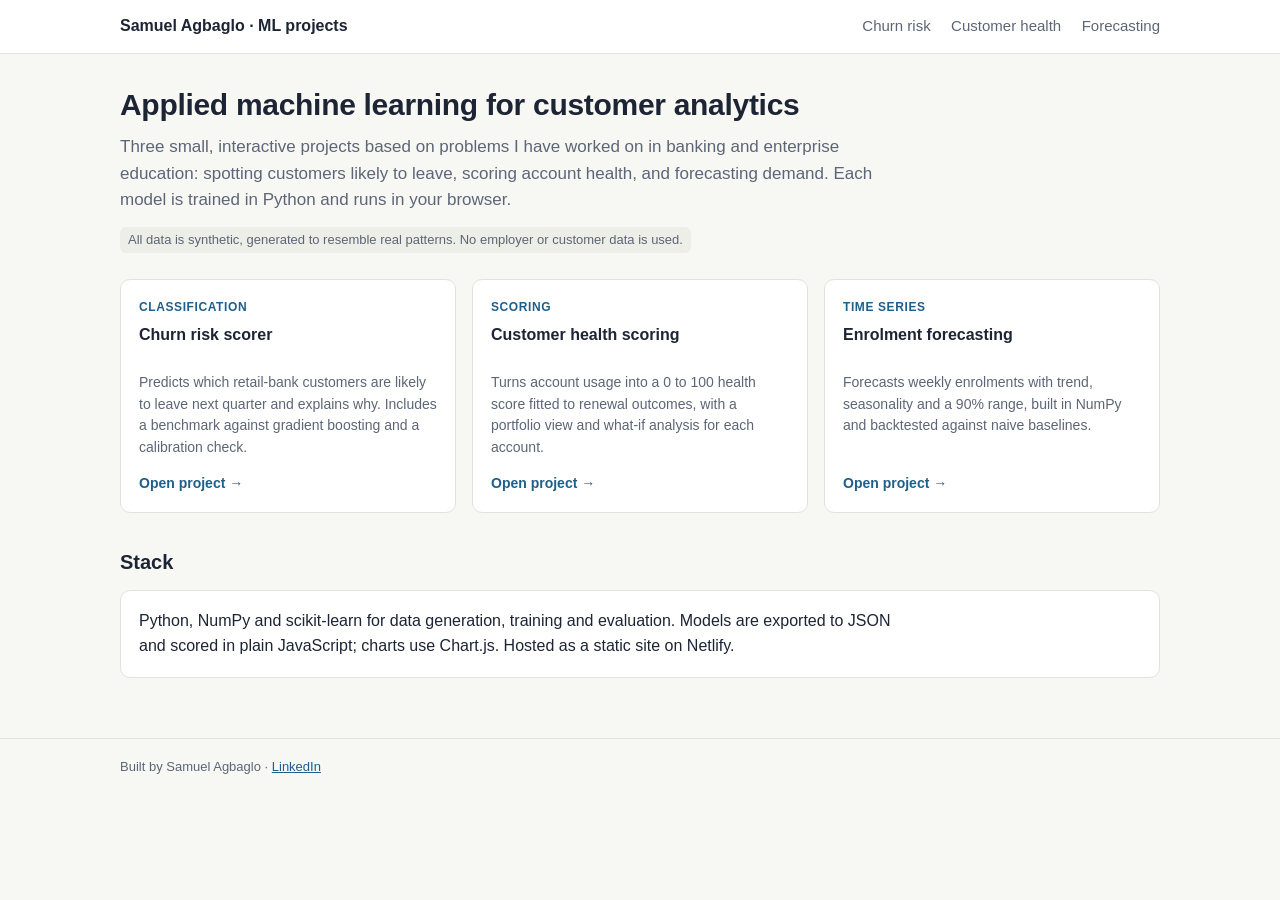
<file: site/index.html>
<!DOCTYPE html>
<html lang="en">
<head>
  <meta charset="utf-8">
  <meta name="viewport" content="width=device-width, initial-scale=1">
  <title>ML projects · Samuel Agbaglo</title>
  <meta name="description" content="Three applied machine learning projects: churn risk, customer health scoring and enrolment forecasting.">
  <link rel="stylesheet" href="assets/style.css">
</head>
<body>
  <header class="site"><div class="inner">
    <a class="brand" href="./">Samuel Agbaglo · ML projects</a>
    <nav>
      <a href="churn/">Churn risk</a>
      <a href="health/">Customer health</a>
      <a href="forecast/">Forecasting</a>
    </nav>
  </div></header>

  <main>
    <h1>Applied machine learning for customer analytics</h1>
    <p class="lede">Three small, interactive projects based on problems I have worked on in banking and enterprise education: spotting customers likely to leave, scoring account health, and forecasting demand. Each model is trained in Python and runs in your browser.</p>
    <span class="note">All data is synthetic, generated to resemble real patterns. No employer or customer data is used.</span>

    <div class="grid three" style="margin-top:26px">
      <a class="card project-card" href="churn/">
        <span class="tag">Classification</span>
        <h3 style="margin-top:6px">Churn risk scorer</h3>
        <p>Predicts which retail-bank customers are likely to leave next quarter and explains why. Includes a benchmark against gradient boosting and a calibration check.</p>
        <span class="go">Open project →</span>
      </a>
      <a class="card project-card" href="health/">
        <span class="tag">Scoring</span>
        <h3 style="margin-top:6px">Customer health scoring</h3>
        <p>Turns account usage into a 0 to 100 health score fitted to renewal outcomes, with a portfolio view and what-if analysis for each account.</p>
        <span class="go">Open project →</span>
      </a>
      <a class="card project-card" href="forecast/">
        <span class="tag">Time series</span>
        <h3 style="margin-top:6px">Enrolment forecasting</h3>
        <p>Forecasts weekly enrolments with trend, seasonality and a 90% range, built in NumPy and backtested against naive baselines.</p>
        <span class="go">Open project →</span>
      </a>
    </div>

    <h2>Stack</h2>
    <div class="card prose">
      <p style="margin:0">Python, NumPy and scikit-learn for data generation, training and evaluation. Models are exported to JSON and scored in plain JavaScript; charts use Chart.js. Hosted as a static site on Netlify.</p>
    </div>
  </main>

  <footer><div class="inner">Built by Samuel Agbaglo · <a href="https://www.linkedin.com/in/samuel-agbaglo">LinkedIn</a></div></footer>
</body>
</html>
</file>
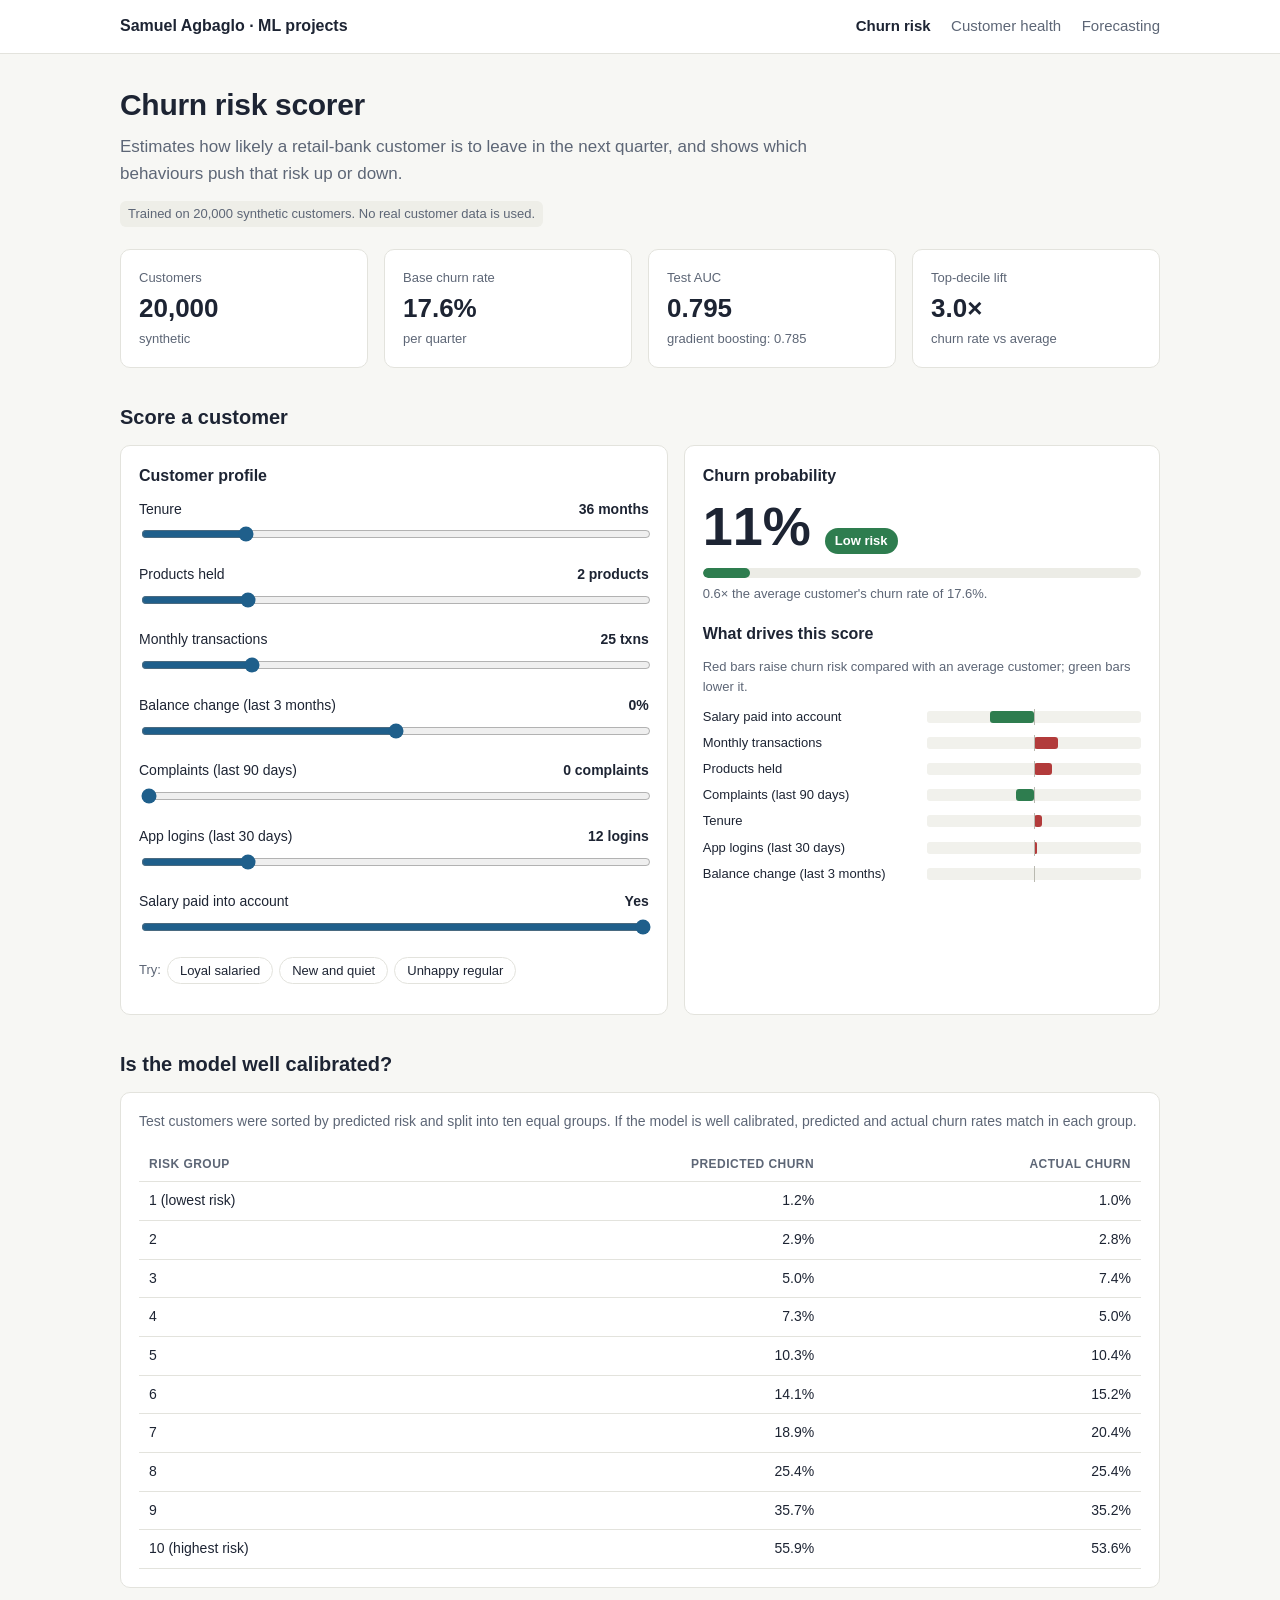
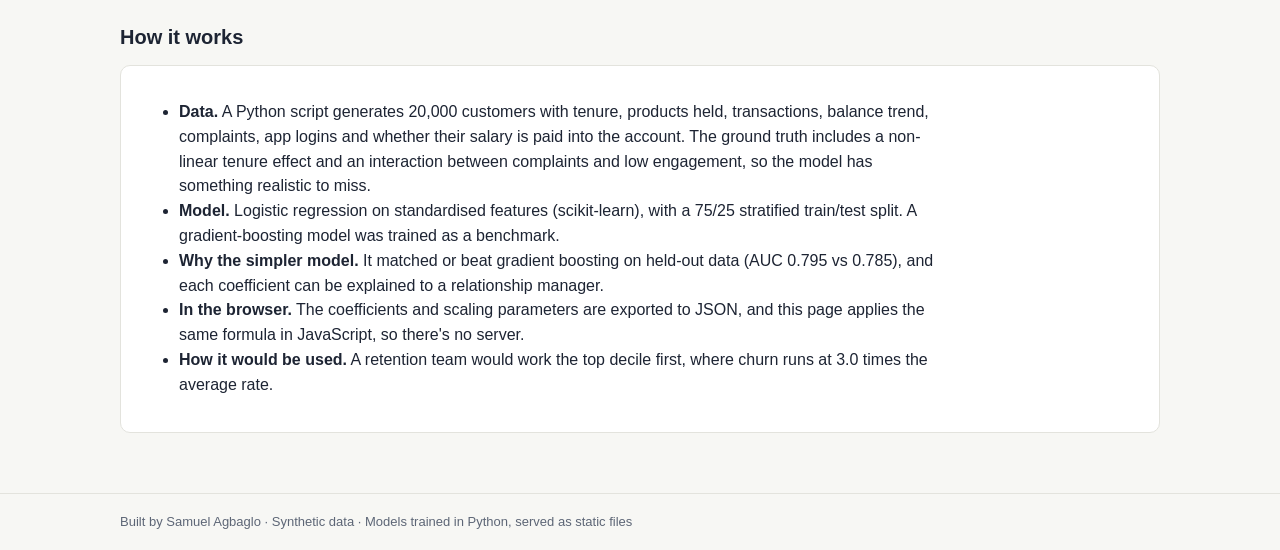
<file: site/churn/index.html>
<!DOCTYPE html>
<html lang="en">
<head>
  <meta charset="utf-8">
  <meta name="viewport" content="width=device-width, initial-scale=1">
  <title>Churn risk scorer · Samuel Agbaglo</title>
  <meta name="description" content="Interactive churn risk model for retail-bank customers, trained in Python and scored in the browser.">
  <link rel="stylesheet" href="../assets/style.css">
</head>
<body>
  <header class="site"><div class="inner">
    <a class="brand" href="../">Samuel Agbaglo · ML projects</a>
    <nav>
      <a class="active" href="../churn/">Churn risk</a>
      <a href="../health/">Customer health</a>
      <a href="../forecast/">Forecasting</a>
    </nav>
  </div></header>

  <main>
    <h1>Churn risk scorer</h1>
    <p class="lede">Estimates how likely a retail-bank customer is to leave in the next quarter, and shows which behaviours push that risk up or down.</p>
    <span class="note">Trained on 20,000 synthetic customers. No real customer data is used.</span>

    <div class="grid four" style="margin-top:22px" id="kpis"></div>

    <h2>Score a customer</h2>
    <div class="grid two">
      <div class="card">
        <h3>Customer profile</h3>
        <div id="sliders"></div>
        <div class="tabs" id="presets"></div>
      </div>
      <div class="card">
        <h3>Churn probability</h3>
        <div style="display:flex;align-items:baseline;gap:14px">
          <div class="score" id="prob">–</div>
          <span class="badge" id="band"></span>
        </div>
        <div class="meter"><div id="meter"></div></div>
        <div style="font-size:13px;color:var(--muted)" id="compare"></div>
        <div class="drivers">
          <h3 style="margin-top:18px">What drives this score</h3>
          <div style="font-size:13px;color:var(--muted);margin-bottom:10px">Red bars raise churn risk compared with an average customer; green bars lower it.</div>
          <div id="drivers"></div>
        </div>
      </div>
    </div>

    <h2>Is the model well calibrated?</h2>
    <div class="card">
      <p style="margin-top:0;font-size:14px;color:var(--muted)">Test customers were sorted by predicted risk and split into ten equal groups. If the model is well calibrated, predicted and actual churn rates match in each group.</p>
      <table>
        <thead><tr><th>Risk group</th><th class="num">Predicted churn</th><th class="num">Actual churn</th></tr></thead>
        <tbody id="calibration"></tbody>
      </table>
    </div>

    <h2>How it works</h2>
    <div class="card prose">
      <ul>
        <li><strong>Data.</strong> A Python script generates 20,000 customers with tenure, products held, transactions, balance trend, complaints, app logins and whether their salary is paid into the account. The ground truth includes a non-linear tenure effect and an interaction between complaints and low engagement, so the model has something realistic to miss.</li>
        <li><strong>Model.</strong> Logistic regression on standardised features (scikit-learn), with a 75/25 stratified train/test split. A gradient-boosting model was trained as a benchmark.</li>
        <li><strong>Why the simpler model.</strong> <span id="why"></span></li>
        <li><strong>In the browser.</strong> The coefficients and scaling parameters are exported to JSON, and this page applies the same formula in JavaScript, so there's no server.</li>
        <li><strong>How it would be used.</strong> A retention team would work the top decile first, where churn runs at <span id="lift"></span> the average rate.</li>
      </ul>
    </div>
  </main>

  <footer><div class="inner">Built by Samuel Agbaglo · Synthetic data · Models trained in Python, served as static files</div></footer>

  <script src="../assets/common.js"></script>
  <script>
    const PRESETS = {
      "Loyal salaried": [96, 4, 60, 8, 0, 25, 1],
      "New and quiet": [4, 1, 6, -30, 1, 2, 0],
      "Unhappy regular": [40, 2, 30, -15, 4, 3, 1],
    };

    loadModel("model.json").then((model) => {
      const m = model.metrics;
      document.getElementById("kpis").innerHTML = [
        ["Customers", m.rows.toLocaleString(), "synthetic"],
        ["Base churn rate", pct(m.churn_rate, 1), "per quarter"],
        ["Test AUC", m.logreg_auc.toFixed(3), `gradient boosting: ${m.gbm_auc.toFixed(3)}`],
        ["Top-decile lift", `${m.top_decile_lift.toFixed(1)}×`, "churn rate vs average"],
      ].map(([l, v, s]) => `<div class="card kpi"><div class="label">${l}</div><div class="value">${v}</div><div class="sub">${s}</div></div>`).join("");

      document.getElementById("why").textContent =
        `It matched or beat gradient boosting on held-out data (AUC ${m.logreg_auc.toFixed(3)} vs ${m.gbm_auc.toFixed(3)}), and each coefficient can be explained to a relationship manager.`;
      document.getElementById("lift").textContent = `${m.top_decile_lift.toFixed(1)} times`;

      document.getElementById("calibration").innerHTML = model.calibration.map((c, i) =>
        `<tr><td>${i === 0 ? "1 (lowest risk)" : i === 9 ? "10 (highest risk)" : i + 1}</td><td class="num">${pct(c.predicted, 1)}</td><td class="num">${pct(c.actual, 1)}</td></tr>`
      ).join("");

      const update = (values) => {
        const { probability, contributions } = scoreLogistic(model, values);
        const prob = document.getElementById("prob");
        prob.textContent = probability < 0.005 ? "<1%" : pct(probability);
        const band = document.getElementById("band");
        const [name, cls, colour] = probability < 0.15 ? ["Low risk", "good", "var(--good)"]
          : probability < 0.35 ? ["Medium risk", "warn", "var(--warn)"] : ["High risk", "bad", "var(--bad)"];
        band.textContent = name;
        band.className = `badge ${cls}`;
        const meter = document.getElementById("meter");
        meter.style.width = `${Math.max(2, probability * 100)}%`;
        meter.style.background = colour;
        const ratio = probability / m.churn_rate;
        document.getElementById("compare").textContent =
          `${ratio.toFixed(1)}× the average customer's churn rate of ${pct(m.churn_rate, 1)}.`;
        renderDrivers(document.getElementById("drivers"), contributions, false);
      };

      const sliders = buildSliders(
        document.getElementById("sliders"),
        model.features,
        model.features.map((f) => f.default),
        update,
      );
      update(sliders.read());

      const presets = document.getElementById("presets");
      presets.innerHTML = `<span style="font-size:13px;color:var(--muted);align-self:center">Try:</span>` +
        Object.keys(PRESETS).map((k) => `<button type="button">${k}</button>`).join("");
      presets.querySelectorAll("button").forEach((b) =>
        b.addEventListener("click", () => sliders.set(PRESETS[b.textContent])));
    });
  </script>
</body>
</html>
</file>
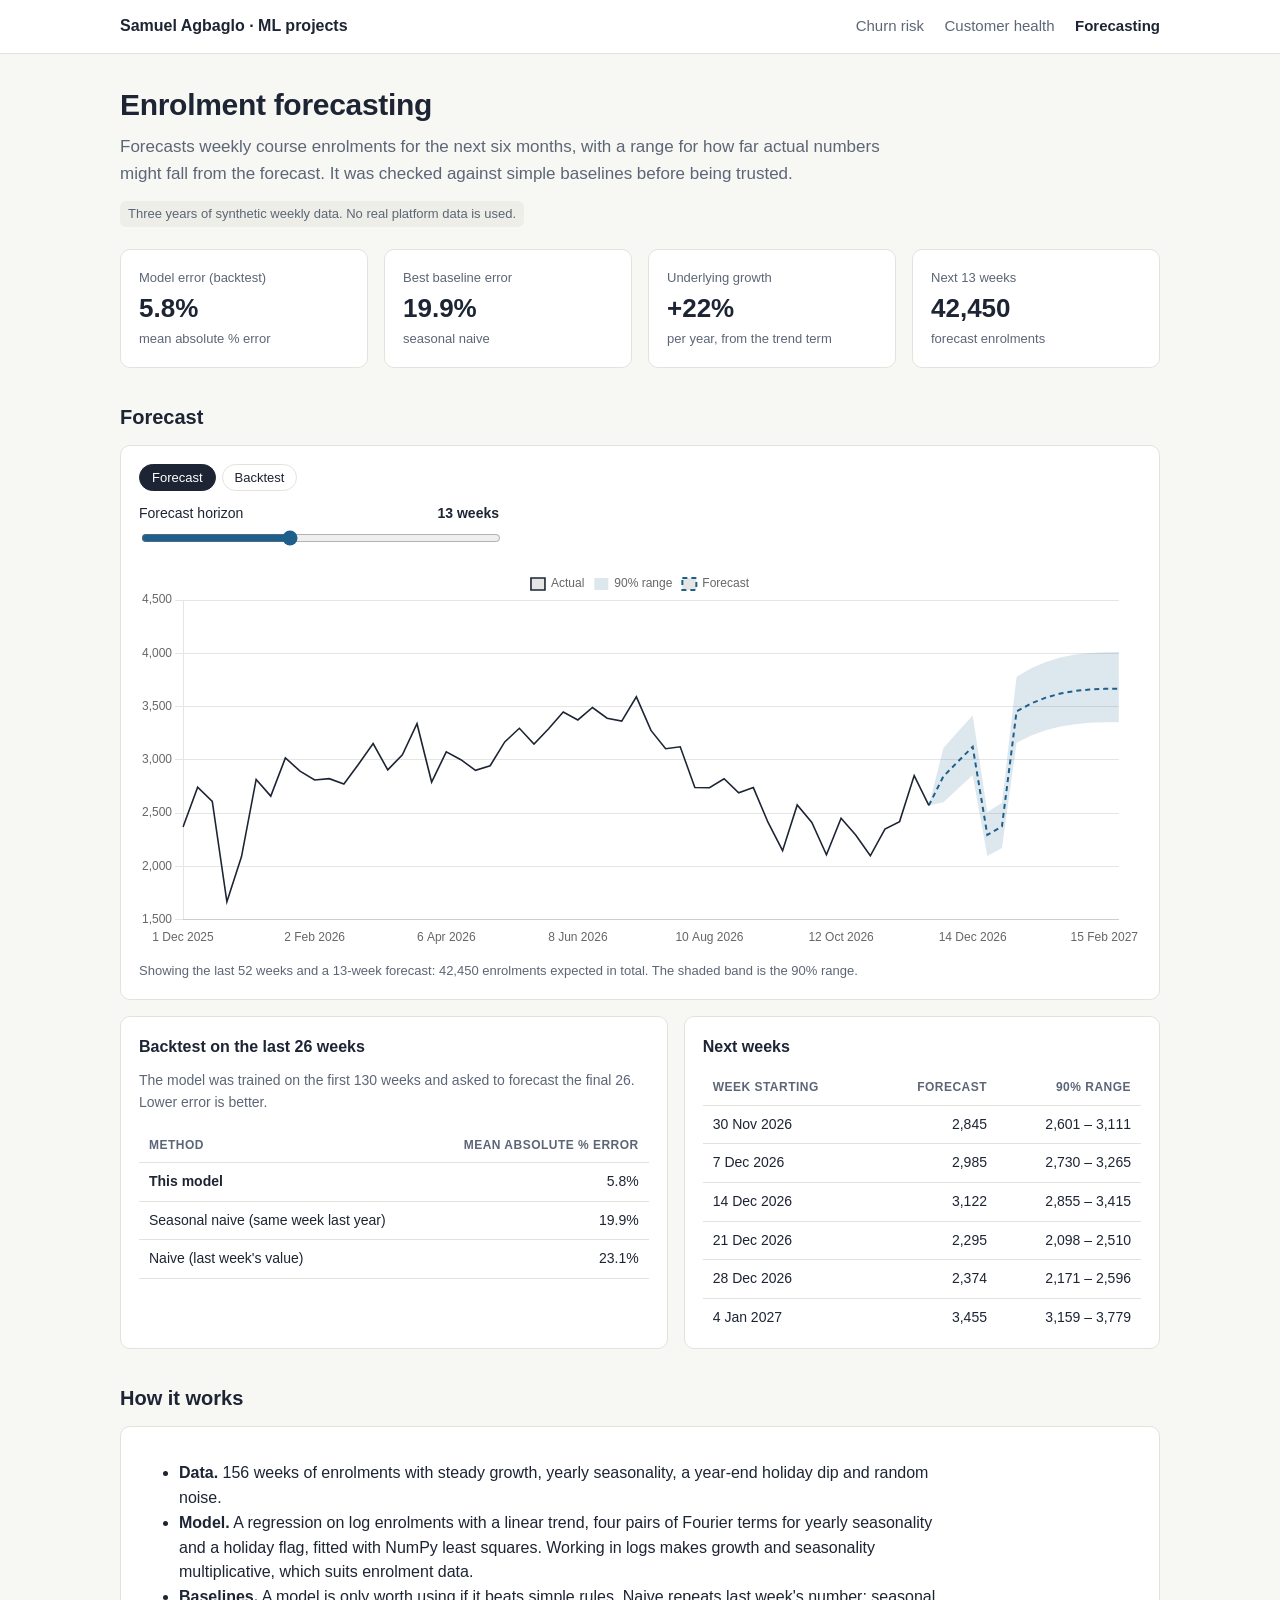
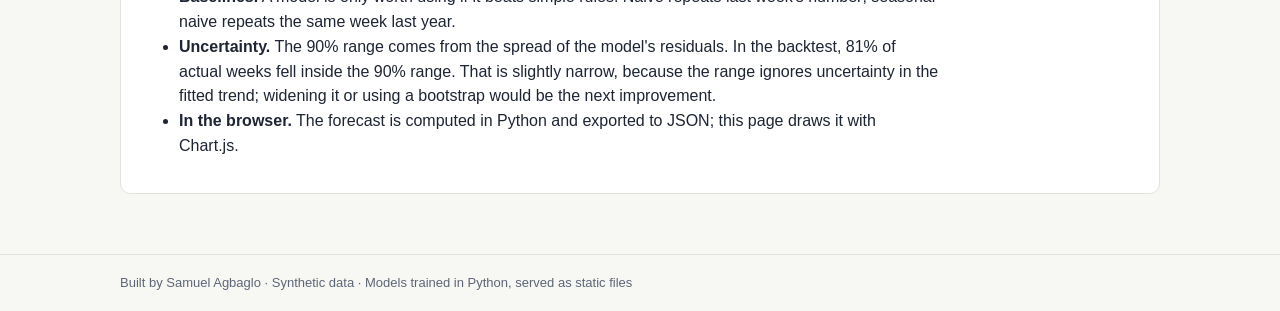
<file: site/forecast/index.html>
<!DOCTYPE html>
<html lang="en">
<head>
  <meta charset="utf-8">
  <meta name="viewport" content="width=device-width, initial-scale=1">
  <title>Enrolment forecasting · Samuel Agbaglo</title>
  <meta name="description" content="Weekly enrolment forecast with trend, seasonality and prediction intervals, built in NumPy and backtested against baselines.">
  <link rel="stylesheet" href="../assets/style.css">
  <script src="../assets/chart.umd.js"></script>
</head>
<body>
  <header class="site"><div class="inner">
    <a class="brand" href="../">Samuel Agbaglo · ML projects</a>
    <nav>
      <a href="../churn/">Churn risk</a>
      <a href="../health/">Customer health</a>
      <a class="active" href="../forecast/">Forecasting</a>
    </nav>
  </div></header>

  <main>
    <h1>Enrolment forecasting</h1>
    <p class="lede">Forecasts weekly course enrolments for the next six months, with a range for how far actual numbers might fall from the forecast. It was checked against simple baselines before being trusted.</p>
    <span class="note">Three years of synthetic weekly data. No real platform data is used.</span>

    <div class="grid four" style="margin-top:22px" id="kpis"></div>

    <h2>Forecast</h2>
    <div class="card">
      <div class="tabs" id="views">
        <button type="button" class="on" data-view="forecast">Forecast</button>
        <button type="button" data-view="backtest">Backtest</button>
      </div>
      <div class="field" id="horizon-field" style="max-width:360px">
        <div class="row"><label for="horizon">Forecast horizon</label><output id="horizon-out"></output></div>
        <input type="range" id="horizon" min="4" max="26" step="1" value="13">
      </div>
      <div style="position:relative;height:380px"><canvas id="chart"></canvas></div>
      <p style="font-size:13px;color:var(--muted);margin-bottom:0" id="caption"></p>
    </div>

    <div class="grid two" style="margin-top:16px">
      <div class="card">
        <h3>Backtest on the last 26 weeks</h3>
        <p style="font-size:14px;color:var(--muted);margin-top:0">The model was trained on the first 130 weeks and asked to forecast the final 26. Lower error is better.</p>
        <table>
          <thead><tr><th>Method</th><th class="num">Mean absolute % error</th></tr></thead>
          <tbody id="backtest"></tbody>
        </table>
      </div>
      <div class="card">
        <h3>Next weeks</h3>
        <div class="scroll" style="max-height:260px">
          <table>
            <thead><tr><th>Week starting</th><th class="num">Forecast</th><th class="num">90% range</th></tr></thead>
            <tbody id="table"></tbody>
          </table>
        </div>
      </div>
    </div>

    <h2>How it works</h2>
    <div class="card prose">
      <ul>
        <li><strong>Data.</strong> 156 weeks of enrolments with steady growth, yearly seasonality, a year-end holiday dip and random noise.</li>
        <li><strong>Model.</strong> A regression on log enrolments with a linear trend, four pairs of Fourier terms for yearly seasonality and a holiday flag, fitted with NumPy least squares. Working in logs makes growth and seasonality multiplicative, which suits enrolment data.</li>
        <li><strong>Baselines.</strong> A model is only worth using if it beats simple rules. Naive repeats last week's number; seasonal naive repeats the same week last year.</li>
        <li><strong>Uncertainty.</strong> The 90% range comes from the spread of the model's residuals. <span id="coverage"></span></li>
        <li><strong>In the browser.</strong> The forecast is computed in Python and exported to JSON; this page draws it with Chart.js.</li>
      </ul>
    </div>
  </main>

  <footer><div class="inner">Built by Samuel Agbaglo · Synthetic data · Models trained in Python, served as static files</div></footer>

  <script src="../assets/common.js"></script>
  <script>
    const fmtDate = (d) => d.toLocaleDateString("en-GB", { day: "numeric", month: "short", year: "numeric" });
    const weekDate = (start, i) => { const d = new Date(start + "T00:00:00Z"); d.setUTCDate(d.getUTCDate() + 7 * i); return d; };

    loadModel("model.json").then((model) => {
      const m = model.metrics;
      const n = model.history.length;
      const growth = m.annual_growth;

      document.getElementById("kpis").innerHTML = [
        ["Model error (backtest)", pct(m.model_mape, 1), "mean absolute % error"],
        ["Best baseline error", pct(m.seasonal_naive_mape, 1), "seasonal naive"],
        ["Underlying growth", `+${pct(growth)}`, "per year, from the trend term"],
        ["Next 13 weeks", model.forecast.mean.slice(0, 13).reduce((a, b) => a + b, 0).toLocaleString(), "forecast enrolments"],
      ].map(([l, v, s]) => `<div class="card kpi"><div class="label">${l}</div><div class="value">${v}</div><div class="sub">${s}</div></div>`).join("");

      document.getElementById("backtest").innerHTML = [
        ["This model", m.model_mape],
        ["Seasonal naive (same week last year)", m.seasonal_naive_mape],
        ["Naive (last week's value)", m.naive_mape],
      ].map(([k, v], i) => `<tr><td>${i === 0 ? `<strong>${k}</strong>` : k}</td><td class="num">${pct(v, 1)}</td></tr>`).join("");

      document.getElementById("coverage").textContent =
        `In the backtest, ${pct(m.interval_coverage)} of actual weeks fell inside the 90% range. That is slightly narrow, because the range ignores uncertainty in the fitted trend; widening it or using a bootstrap would be the next improvement.`;

      const css = getComputedStyle(document.documentElement);
      const ink = css.getPropertyValue("--ink").trim();
      const accent = css.getPropertyValue("--accent").trim();
      const warn = css.getPropertyValue("--warn").trim();

      const chart = new Chart(document.getElementById("chart"), {
        type: "line",
        data: { labels: [], datasets: [] },
        options: {
          responsive: true,
          maintainAspectRatio: false,
          animation: false,
          interaction: { mode: "index", intersect: false },
          plugins: {
            legend: { labels: { filter: (item) => item.text !== "_lo", boxWidth: 14 } },
            tooltip: { filter: (item) => item.dataset.label !== "_lo" && item.dataset.label !== "90% range" },
          },
          scales: {
            x: { ticks: { maxTicksLimit: 8 }, grid: { display: false } },
            y: { ticks: { callback: (v) => v.toLocaleString() } },
          },
        },
      });

      let view = "forecast";
      const horizon = document.getElementById("horizon");

      function draw() {
        const h = Number(horizon.value);
        document.getElementById("horizon-out").textContent = `${h} weeks`;
        document.getElementById("horizon-field").style.display = view === "forecast" ? "" : "none";

        if (view === "forecast") {
          const show = 52;
          const from = n - show;
          const labels = [];
          for (let i = from; i < n + h; i++) labels.push(fmtDate(weekDate(model.start, i)));
          const pad = (arr, before, after) => [...Array(before).fill(null), ...arr, ...Array(after).fill(null)];
          const f = model.forecast;
          // Join the forecast line to the last actual week so there's no gap.
          const last = model.history[n - 1];
          chart.data.labels = labels;
          chart.data.datasets = [
            { label: "Actual", data: pad(model.history.slice(from), 0, h), borderColor: ink, borderWidth: 1.6, pointRadius: 0 },
            { label: "_lo", data: pad([last, ...f.lo.slice(0, h)], show - 1, 0), borderWidth: 0, pointRadius: 0, fill: false },
            { label: "90% range", data: pad([last, ...f.hi.slice(0, h)], show - 1, 0), borderWidth: 0, pointRadius: 0, fill: "-1", backgroundColor: "rgba(31,95,139,0.15)" },
            { label: "Forecast", data: pad([last, ...f.mean.slice(0, h)], show - 1, 0), borderColor: accent, borderWidth: 2, borderDash: [5, 4], pointRadius: 0 },
          ];
          const total = f.mean.slice(0, h).reduce((a, b) => a + b, 0);
          document.getElementById("caption").textContent =
            `Showing the last 52 weeks and a ${h}-week forecast: ${total.toLocaleString()} enrolments expected in total. The shaded band is the 90% range.`;
        } else {
          const b = model.backtest;
          const from = b.start_index - 52;
          const labels = [];
          for (let i = from; i < n; i++) labels.push(fmtDate(weekDate(model.start, i)));
          const pad = (arr) => [...Array(b.start_index - from).fill(null), ...arr];
          chart.data.labels = labels;
          chart.data.datasets = [
            { label: "Actual", data: model.history.slice(from), borderColor: ink, borderWidth: 1.6, pointRadius: 0 },
            { label: "Model forecast", data: pad(b.pred), borderColor: accent, borderWidth: 2, borderDash: [5, 4], pointRadius: 0 },
            { label: "Seasonal naive", data: pad(b.seasonal_naive), borderColor: warn, borderWidth: 1.5, borderDash: [2, 3], pointRadius: 0 },
          ];
          document.getElementById("caption").textContent =
            "The model and the seasonal-naive baseline both forecast the final 26 weeks without seeing them. The model tracks the actual numbers more closely because it also captures growth.";
        }
        chart.update();

        document.getElementById("table").innerHTML = model.forecast.mean.slice(0, h).map((v, i) =>
          `<tr><td>${fmtDate(weekDate(model.start, n + i))}</td><td class="num">${v.toLocaleString()}</td>
           <td class="num">${model.forecast.lo[i].toLocaleString()} – ${model.forecast.hi[i].toLocaleString()}</td></tr>`
        ).join("");
      }

      horizon.addEventListener("input", draw);
      document.querySelectorAll("#views button").forEach((b) => b.addEventListener("click", () => {
        view = b.dataset.view;
        document.querySelectorAll("#views button").forEach((x) => x.classList.toggle("on", x === b));
        draw();
      }));
      draw();
    });
  </script>
</body>
</html>
</file>
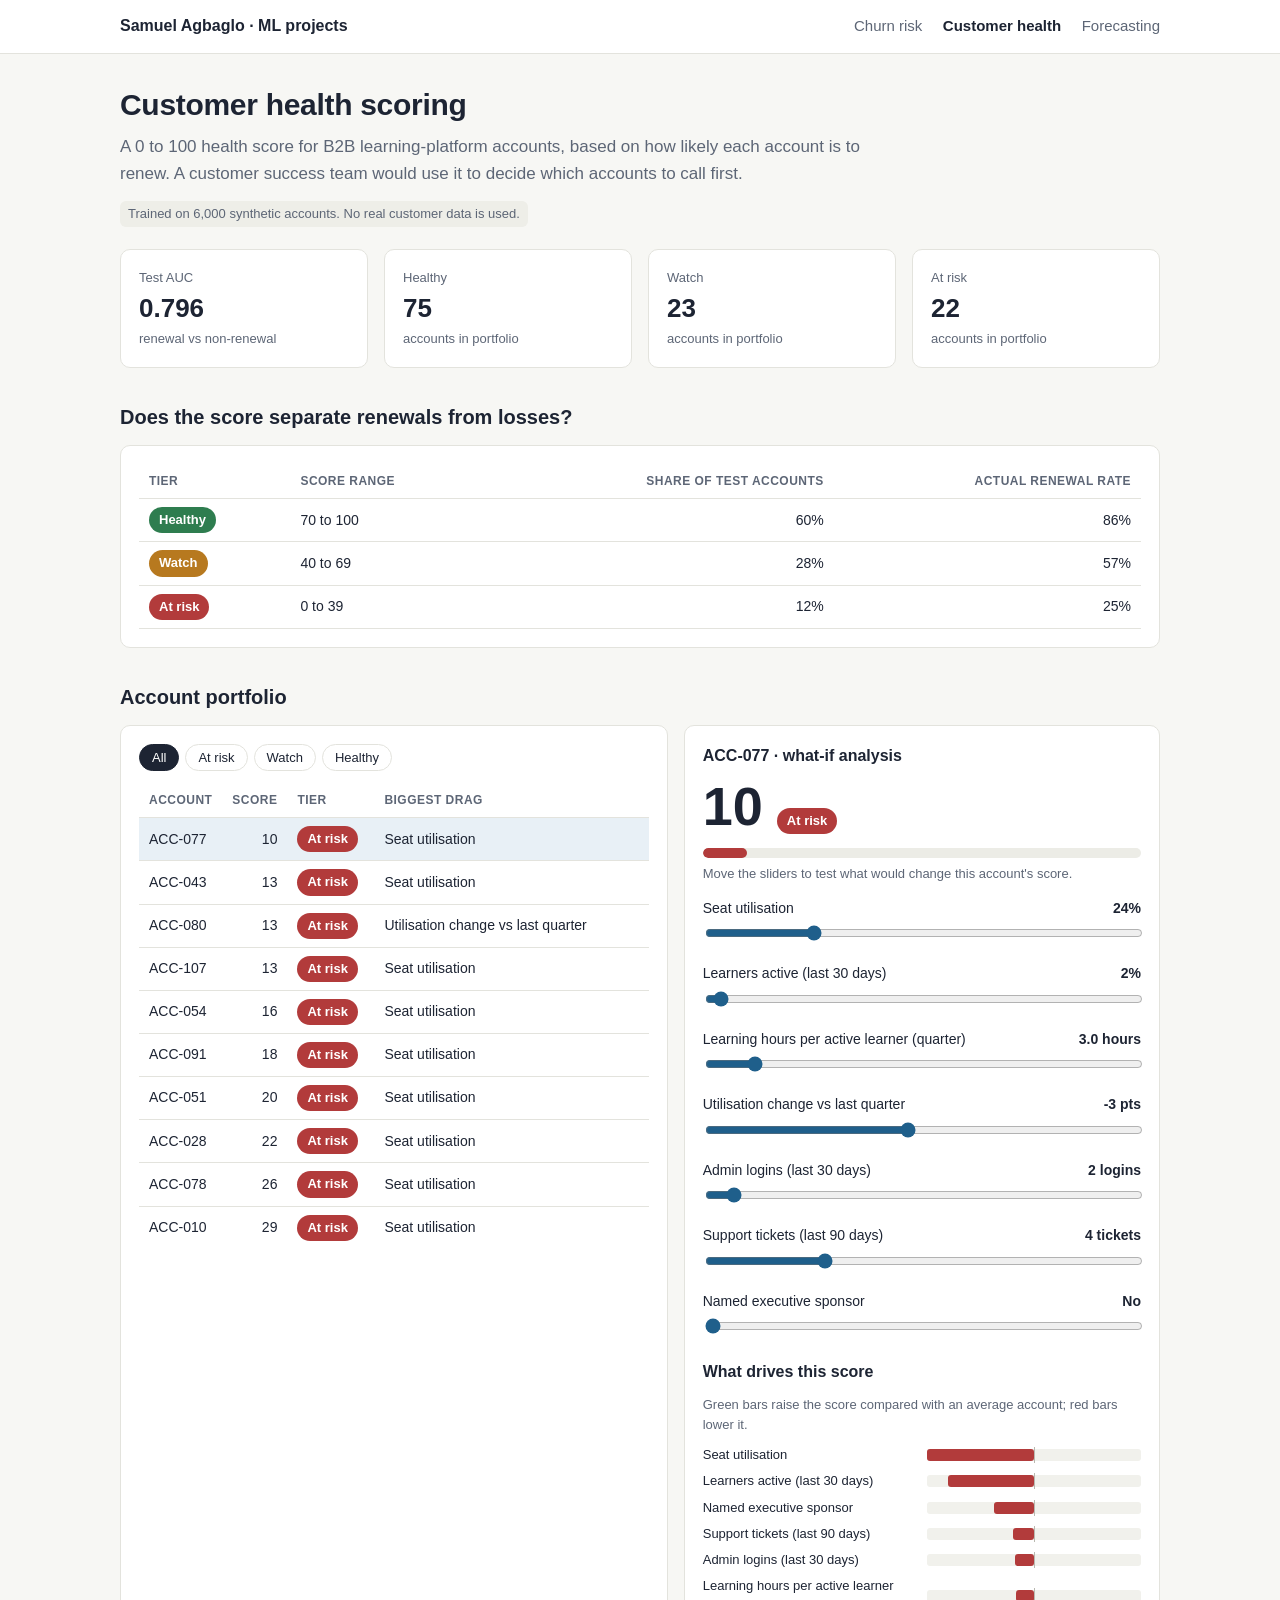
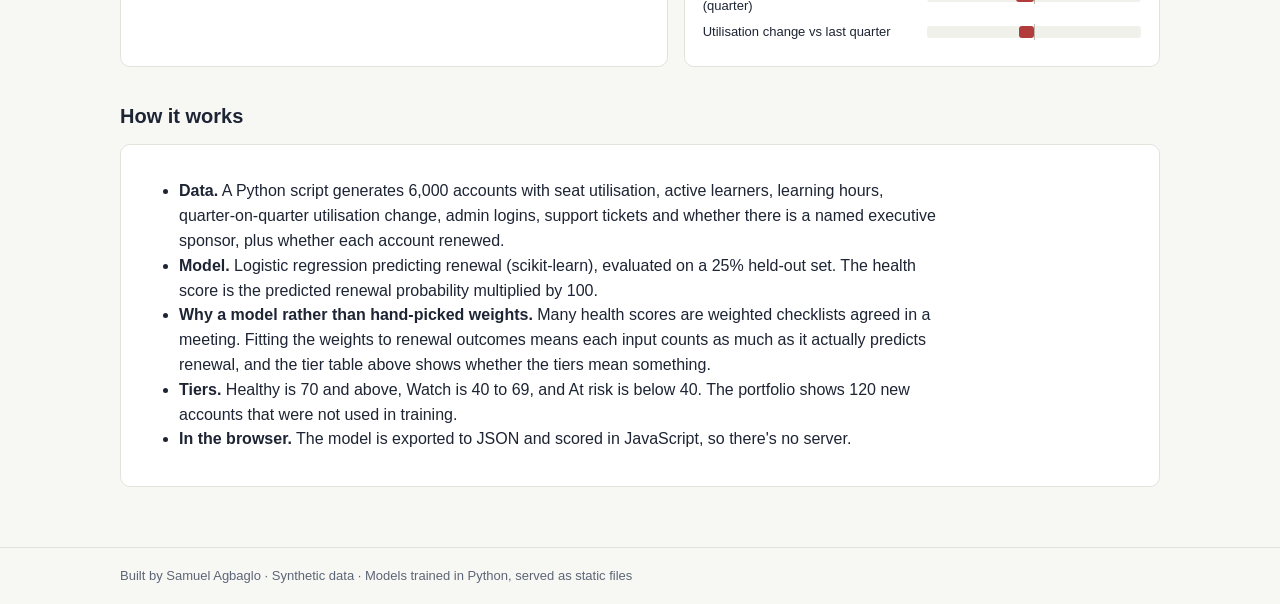
<file: site/health/index.html>
<!DOCTYPE html>
<html lang="en">
<head>
  <meta charset="utf-8">
  <meta name="viewport" content="width=device-width, initial-scale=1">
  <title>Customer health scoring · Samuel Agbaglo</title>
  <meta name="description" content="Renewal-based health score for B2B accounts, trained in Python and scored in the browser.">
  <link rel="stylesheet" href="../assets/style.css">
</head>
<body>
  <header class="site"><div class="inner">
    <a class="brand" href="../">Samuel Agbaglo · ML projects</a>
    <nav>
      <a href="../churn/">Churn risk</a>
      <a class="active" href="../health/">Customer health</a>
      <a href="../forecast/">Forecasting</a>
    </nav>
  </div></header>

  <main>
    <h1>Customer health scoring</h1>
    <p class="lede">A 0 to 100 health score for B2B learning-platform accounts, based on how likely each account is to renew. A customer success team would use it to decide which accounts to call first.</p>
    <span class="note">Trained on 6,000 synthetic accounts. No real customer data is used.</span>

    <div class="grid four" style="margin-top:22px" id="kpis"></div>

    <h2>Does the score separate renewals from losses?</h2>
    <div class="card">
      <table>
        <thead><tr><th>Tier</th><th>Score range</th><th class="num">Share of test accounts</th><th class="num">Actual renewal rate</th></tr></thead>
        <tbody id="tiers"></tbody>
      </table>
    </div>

    <h2>Account portfolio</h2>
    <div class="grid two">
      <div class="card">
        <div class="tabs" id="filters"></div>
        <div class="scroll">
          <table>
            <thead><tr><th>Account</th><th class="num">Score</th><th>Tier</th><th>Biggest drag</th></tr></thead>
            <tbody id="accounts"></tbody>
          </table>
        </div>
      </div>
      <div class="card">
        <h3 id="detail-title">Select an account</h3>
        <div style="display:flex;align-items:baseline;gap:14px">
          <div class="score" id="score">–</div>
          <span class="badge" id="tier"></span>
        </div>
        <div class="meter"><div id="meter"></div></div>
        <div style="font-size:13px;color:var(--muted);margin-bottom:14px">Move the sliders to test what would change this account's score.</div>
        <div id="sliders"></div>
        <h3 style="margin-top:18px">What drives this score</h3>
        <div style="font-size:13px;color:var(--muted);margin-bottom:10px">Green bars raise the score compared with an average account; red bars lower it.</div>
        <div id="drivers"></div>
      </div>
    </div>

    <h2>How it works</h2>
    <div class="card prose">
      <ul>
        <li><strong>Data.</strong> A Python script generates 6,000 accounts with seat utilisation, active learners, learning hours, quarter-on-quarter utilisation change, admin logins, support tickets and whether there is a named executive sponsor, plus whether each account renewed.</li>
        <li><strong>Model.</strong> Logistic regression predicting renewal (scikit-learn), evaluated on a 25% held-out set. The health score is the predicted renewal probability multiplied by 100.</li>
        <li><strong>Why a model rather than hand-picked weights.</strong> Many health scores are weighted checklists agreed in a meeting. Fitting the weights to renewal outcomes means each input counts as much as it actually predicts renewal, and the tier table above shows whether the tiers mean something.</li>
        <li><strong>Tiers.</strong> Healthy is 70 and above, Watch is 40 to 69, and At risk is below 40. The portfolio shows 120 new accounts that were not used in training.</li>
        <li><strong>In the browser.</strong> The model is exported to JSON and scored in JavaScript, so there's no server.</li>
      </ul>
    </div>
  </main>

  <footer><div class="inner">Built by Samuel Agbaglo · Synthetic data · Models trained in Python, served as static files</div></footer>

  <script src="../assets/common.js"></script>
  <script>
    const tierFor = (score, tiers) => tiers.find((t) => score >= t.min);
    const tierClass = { "Healthy": "good", "Watch": "warn", "At risk": "bad" };
    const tierColour = { "Healthy": "var(--good)", "Watch": "var(--warn)", "At risk": "var(--bad)" };

    loadModel("model.json").then((model) => {
      const m = model.metrics;
      const scored = model.portfolio.map((a) => {
        const r = scoreLogistic(model, a.values);
        const score = Math.round(r.probability * 100);
        const drag = [...r.contributions].sort((x, y) => x.value - y.value)[0];
        return { ...a, score, tier: tierFor(score, model.tiers).name, drag: drag.value < 0 ? drag.label : "None" };
      }).sort((a, b) => a.score - b.score);

      const count = (t) => scored.filter((a) => a.tier === t).length;
      document.getElementById("kpis").innerHTML = [
        ["Test AUC", m.auc.toFixed(3), "renewal vs non-renewal"],
        ["Healthy", count("Healthy"), "accounts in portfolio"],
        ["Watch", count("Watch"), "accounts in portfolio"],
        ["At risk", count("At risk"), "accounts in portfolio"],
      ].map(([l, v, s]) => `<div class="card kpi"><div class="label">${l}</div><div class="value">${v}</div><div class="sub">${s}</div></div>`).join("");

      const ranges = { "Healthy": "70 to 100", "Watch": "40 to 69", "At risk": "0 to 39" };
      document.getElementById("tiers").innerHTML = m.tiers.map((t) =>
        `<tr><td><span class="badge ${tierClass[t.tier]}">${t.tier}</span></td><td>${ranges[t.tier]}</td><td class="num">${pct(t.share)}</td><td class="num">${pct(t.renewal_rate)}</td></tr>`
      ).join("");

      const update = (values) => {
        const { probability, contributions } = scoreLogistic(model, values);
        const score = Math.round(probability * 100);
        const tier = tierFor(score, model.tiers).name;
        document.getElementById("score").textContent = score;
        const badge = document.getElementById("tier");
        badge.textContent = tier;
        badge.className = `badge ${tierClass[tier]}`;
        const meter = document.getElementById("meter");
        meter.style.width = `${Math.max(2, score)}%`;
        meter.style.background = tierColour[tier];
        renderDrivers(document.getElementById("drivers"), contributions, true);
      };

      const sliders = buildSliders(
        document.getElementById("sliders"),
        model.features,
        model.features.map((f) => f.default),
        update,
      );

      let filter = "All";
      let selected = scored[0].id;
      const renderTable = () => {
        const rows = scored.filter((a) => filter === "All" || a.tier === filter);
        document.getElementById("accounts").innerHTML = rows.map((a) =>
          `<tr class="clickable${a.id === selected ? " selected" : ""}" data-id="${a.id}">
            <td>${a.id}</td><td class="num">${a.score}</td>
            <td><span class="badge ${tierClass[a.tier]}">${a.tier}</span></td><td>${a.drag}</td></tr>`
        ).join("");
        document.querySelectorAll("#accounts tr").forEach((tr) =>
          tr.addEventListener("click", () => select(tr.dataset.id)));
      };
      const select = (id) => {
        selected = id;
        const a = scored.find((x) => x.id === id);
        document.getElementById("detail-title").textContent = `${a.id} · what-if analysis`;
        sliders.set(a.values);
        renderTable();
      };

      const filters = document.getElementById("filters");
      filters.innerHTML = ["All", "At risk", "Watch", "Healthy"].map((f) =>
        `<button type="button" class="${f === filter ? "on" : ""}">${f}</button>`).join("");
      filters.querySelectorAll("button").forEach((b) => b.addEventListener("click", () => {
        filter = b.textContent;
        filters.querySelectorAll("button").forEach((x) => x.classList.toggle("on", x === b));
        renderTable();
      }));

      select(selected);
    });
  </script>
</body>
</html>
</file>
<file: site/assets/style.css>
:root {
  --bg: #f7f7f4;
  --surface: #ffffff;
  --ink: #1d2433;
  --muted: #5d6676;
  --line: #e3e3dd;
  --accent: #1f5f8b;
  --good: #2e7d4f;
  --warn: #b7791f;
  --bad: #b23b3b;
  --radius: 10px;
}

* { box-sizing: border-box; }

body {
  margin: 0;
  font-family: -apple-system, BlinkMacSystemFont, "Segoe UI", Roboto, "Helvetica Neue", Arial, sans-serif;
  background: var(--bg);
  color: var(--ink);
  line-height: 1.55;
}

a { color: var(--accent); }

header.site {
  border-bottom: 1px solid var(--line);
  background: var(--surface);
}
header.site .inner {
  max-width: 1080px;
  margin: 0 auto;
  padding: 14px 20px;
  display: flex;
  gap: 20px;
  align-items: center;
  flex-wrap: wrap;
}
header.site .brand { font-weight: 700; text-decoration: none; color: var(--ink); margin-right: auto; }
header.site nav a { text-decoration: none; color: var(--muted); margin-left: 16px; font-size: 15px; }
header.site nav a.active { color: var(--ink); font-weight: 600; }

main { max-width: 1080px; margin: 0 auto; padding: 28px 20px 60px; }

h1 { font-size: 30px; margin: 0 0 6px; letter-spacing: -0.01em; }
h2 { font-size: 20px; margin: 34px 0 12px; }
h3 { font-size: 16px; margin: 0 0 10px; }
.lede { color: var(--muted); font-size: 17px; max-width: 760px; margin: 0 0 8px; }
.note {
  display: inline-block;
  font-size: 13px;
  color: var(--muted);
  background: #eeeee8;
  border-radius: 6px;
  padding: 3px 8px;
  margin-top: 6px;
}

.card {
  background: var(--surface);
  border: 1px solid var(--line);
  border-radius: var(--radius);
  padding: 18px;
}

.grid { display: grid; gap: 16px; }
.grid.two { grid-template-columns: 1.15fr 1fr; }
.grid.three { grid-template-columns: repeat(3, 1fr); }
.grid.four { grid-template-columns: repeat(4, 1fr); }
@media (max-width: 820px) {
  .grid.two, .grid.three, .grid.four { grid-template-columns: 1fr; }
}

.kpi .label { font-size: 13px; color: var(--muted); }
.kpi .value { font-size: 26px; font-weight: 700; font-variant-numeric: tabular-nums; }
.kpi .sub { font-size: 13px; color: var(--muted); }

.field { margin-bottom: 14px; }
.field .row { display: flex; justify-content: space-between; font-size: 14px; margin-bottom: 4px; }
.field .row output { font-weight: 600; font-variant-numeric: tabular-nums; }
input[type="range"] { width: 100%; accent-color: var(--accent); }

.score {
  font-size: 54px;
  font-weight: 750;
  line-height: 1;
  font-variant-numeric: tabular-nums;
}
.badge {
  display: inline-block;
  font-size: 13px;
  font-weight: 600;
  padding: 3px 10px;
  border-radius: 999px;
  color: #fff;
}
.badge.good { background: var(--good); }
.badge.warn { background: var(--warn); }
.badge.bad { background: var(--bad); }

.meter { height: 10px; background: #ecece6; border-radius: 999px; overflow: hidden; margin: 14px 0 6px; }
.meter > div { height: 100%; border-radius: 999px; transition: width 0.2s ease; }

.drivers { margin-top: 18px; }
.driver { display: grid; grid-template-columns: 1fr 1fr; gap: 10px; align-items: center; font-size: 13px; margin-bottom: 6px; }
.driver .bar-wrap { position: relative; height: 12px; background: #f1f1ec; border-radius: 3px; }
.driver .bar-wrap::after { content: ""; position: absolute; left: 50%; top: -2px; bottom: -2px; width: 1px; background: #b9b9b0; }
.driver .bar { position: absolute; top: 0; bottom: 0; border-radius: 3px; }

table { width: 100%; border-collapse: collapse; font-size: 14px; }
th, td { text-align: left; padding: 8px 10px; border-bottom: 1px solid var(--line); }
th { font-size: 12px; text-transform: uppercase; letter-spacing: 0.04em; color: var(--muted); font-weight: 600; }
td.num, th.num { text-align: right; font-variant-numeric: tabular-nums; }
tbody tr.clickable { cursor: pointer; }
tbody tr.clickable:hover { background: #f4f6f8; }
tbody tr.selected { background: #e8f0f6; }

.scroll { max-height: 460px; overflow-y: auto; }

.tabs { display: flex; gap: 6px; margin-bottom: 12px; flex-wrap: wrap; }
.tabs button {
  border: 1px solid var(--line);
  background: var(--surface);
  color: var(--ink);
  border-radius: 999px;
  padding: 5px 12px;
  font-size: 13px;
  cursor: pointer;
}
.tabs button.on { background: var(--ink); color: #fff; border-color: var(--ink); }

.prose p, .prose li { max-width: 760px; }
.prose code { background: #ecece6; padding: 1px 5px; border-radius: 4px; font-size: 13px; }

.project-card { display: flex; flex-direction: column; text-decoration: none; color: inherit; transition: border-color 0.15s; }
.project-card:hover { border-color: var(--accent); }
.project-card .tag { font-size: 12px; color: var(--accent); font-weight: 600; text-transform: uppercase; letter-spacing: 0.05em; }
.project-card p { color: var(--muted); font-size: 14px; flex: 1; }
.project-card .go { font-size: 14px; font-weight: 600; color: var(--accent); }

footer { border-top: 1px solid var(--line); color: var(--muted); font-size: 13px; }
footer .inner { max-width: 1080px; margin: 0 auto; padding: 18px 20px; }
</file>
